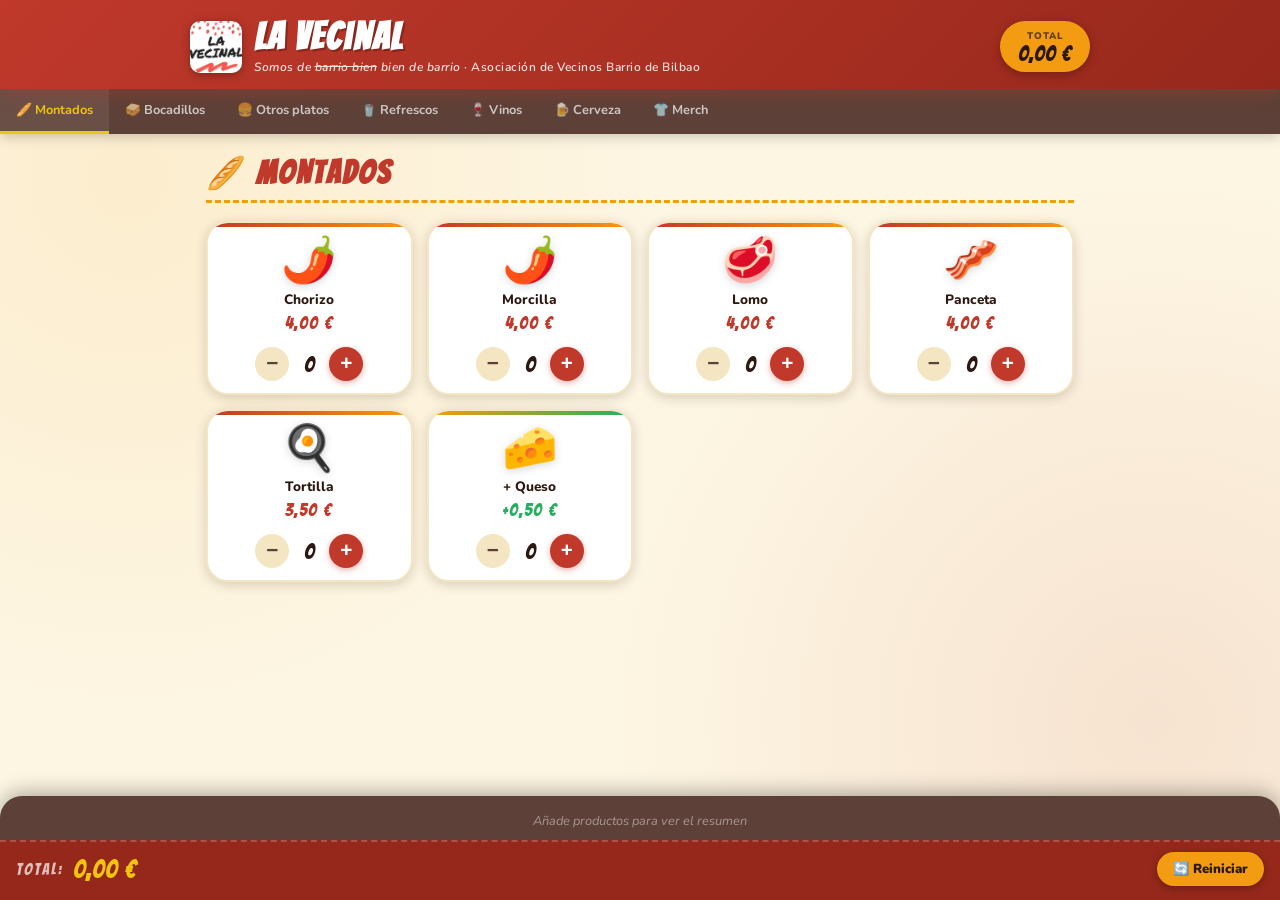
<file: index.html>
<!DOCTYPE html>
<html lang="es">
<head>
  <meta charset="UTF-8" />
  <meta name="viewport" content="width=device-width, initial-scale=1.0" />
  <meta name="theme-color" content="#c0392b" />
  <meta name="description" content="Caseta de La Vecinal — Carta y Calculadora de precios" />
  <title>La Vecinal 🎉</title>
  <!-- Favicon emoji 🎉 — funciona en todos los navegadores modernos -->
  <link rel="icon" href="data:image/svg+xml,<svg xmlns='http://www.w3.org/2000/svg' viewBox='0 0 100 100'><text y='.9em' font-size='90'>🎉</text></svg>" />
  <link rel="manifest" href="manifest.json" />
  <link rel="stylesheet" href="style.css" />
  <link rel="preconnect" href="https://fonts.googleapis.com" />
  <link href="https://fonts.googleapis.com/css2?family=Bangers&family=Nunito:wght@400;600;700;900&display=swap" rel="stylesheet" />
</head>
<body>

  <header>
    <div class="header-inner">
      <div class="header-left">
        <img src="logo.jpg" alt="Logo La Vecinal" class="header-logo" />
        <div class="header-text">
          <h1>La Vecinal</h1>
          <p class="tagline"><i>Somos de <s>barrio bien</s> bien de barrio</i> · Asociación de Vecinos Barrio de Bilbao</p>
        </div>
      </div>
      <div class="total-badge" id="totalBadge">
        <span class="total-label">Total</span>
        <span class="total-amount" id="totalAmount">0,00 €</span>
      </div>
    </div>
  </header>

  <nav class="category-nav" id="categoryNav">
    <button class="nav-btn active" data-target="montados">🥖 Montados</button>
    <button class="nav-btn" data-target="bocadillos">🥪 Bocadillos</button>
    <button class="nav-btn" data-target="otros">🍔 Otros platos</button>
    <button class="nav-btn" data-target="refrescos">🥤 Refrescos</button>
    <button class="nav-btn" data-target="vino">🍷 Vinos</button>
    <button class="nav-btn" data-target="cerveza">🍺 Cerveza</button>
    <button class="nav-btn" data-target="merch">👕 Merch</button>
  </nav>

  <main id="mainContent">

    <!-- MONTADOS -->
    <section class="category-section active" id="montados">
      <h2 class="section-title">🥖 Montados</h2>
      <div class="products-grid">

        <div class="product-card" data-id="m-chorizo" data-price="4.00" data-name="Montado Chorizo">
          <div class="product-img">🌶️</div>
          <div class="product-info">
            <h3>Chorizo</h3>
            <span class="price">4,00 €</span>
          </div>
          <div class="product-controls">
            <button class="btn-minus" onclick="change('m-chorizo',-1)">−</button>
            <span class="qty" id="qty-m-chorizo">0</span>
            <button class="btn-plus" onclick="change('m-chorizo',1)">+</button>
          </div>
        </div>

        <div class="product-card" data-id="m-morcilla" data-price="4.00" data-name="Montado Morcilla">
          <div class="product-img">🌶️</div>
          <div class="product-info">
            <h3>Morcilla</h3>
            <span class="price">4,00 €</span>
          </div>
          <div class="product-controls">
            <button class="btn-minus" onclick="change('m-morcilla',-1)">−</button>
            <span class="qty" id="qty-m-chorizo">0</span>
            <button class="btn-plus" onclick="change('m-morcilla',1)">+</button>
          </div>
        </div>

        <div class="product-card" data-id="m-lomo" data-price="4.00" data-name="Montado Lomo">
          <div class="product-img">🥩</div>
          <div class="product-info">
            <h3>Lomo</h3>
            <span class="price">4,00 €</span>
          </div>
          <div class="product-controls">
            <button class="btn-minus" onclick="change('m-lomo',-1)">−</button>
            <span class="qty" id="qty-m-lomo">0</span>
            <button class="btn-plus" onclick="change('m-lomo',1)">+</button>
          </div>
        </div>

        <div class="product-card" data-id="m-panceta" data-price="4.00" data-name="Montado Panceta">
          <div class="product-img">🥓</div>
          <div class="product-info">
            <h3>Panceta</h3>
            <span class="price">4,00 €</span>
          </div>
          <div class="product-controls">
            <button class="btn-minus" onclick="change('m-panceta',-1)">−</button>
            <span class="qty" id="qty-m-panceta">0</span>
            <button class="btn-plus" onclick="change('m-panceta',1)">+</button>
          </div>
        </div>

        <div class="product-card" data-id="m-tortilla" data-price="3.50" data-name="Montado Tortilla">
          <div class="product-img">🍳</div>
          <div class="product-info">
            <h3>Tortilla</h3>
            <span class="price">3,50 €</span>
          </div>
          <div class="product-controls">
            <button class="btn-minus" onclick="change('m-tortilla',-1)">−</button>
            <span class="qty" id="qty-m-tortilla">0</span>
            <button class="btn-plus" onclick="change('m-tortilla',1)">+</button>
          </div>
        </div>

        <div class="product-card supplement" data-id="m-queso" data-price="0.50" data-name="Suplemento queso (montado)">
          <div class="product-img">🧀</div>
          <div class="product-info">
            <h3>+ Queso</h3>
            <span class="price">+0,50 €</span>
          </div>
          <div class="product-controls">
            <button class="btn-minus" onclick="change('m-queso',-1)">−</button>
            <span class="qty" id="qty-m-queso">0</span>
            <button class="btn-plus" onclick="change('m-queso',1)">+</button>
          </div>
        </div>

      </div>
    </section>

    <!-- BOCADILLOS -->
    <section class="category-section" id="bocadillos">
      <h2 class="section-title">🥪 Bocadillos</h2>
      <div class="products-grid">

        <div class="product-card" data-id="b-chorizo" data-price="5.00" data-name="Bocadillo Chorizo">
          <div class="product-img">🌶️</div>
          <div class="product-info">
            <h3>Chorizo</h3>
            <span class="price">5,00 €</span>
          </div>
          <div class="product-controls">
            <button class="btn-minus" onclick="change('b-chorizo',-1)">−</button>
            <span class="qty" id="qty-b-chorizo">0</span>
            <button class="btn-plus" onclick="change('b-chorizo',1)">+</button>
          </div>
        </div>

        <div class="product-card" data-id="b-morcilla" data-price="5.00" data-name="Bocadillo Morcilla">
          <div class="product-img">🌶️</div>
          <div class="product-info">
            <h3>Chorizo</h3>
            <span class="price">5,00 €</span>
          </div>
          <div class="product-controls">
            <button class="btn-minus" onclick="change('b-morcilla',-1)">−</button>
            <span class="qty" id="qty-b-chorizo">0</span>
            <button class="btn-plus" onclick="change('b-morcilla',1)">+</button>
          </div>
        </div>

        <div class="product-card" data-id="b-lomo" data-price="5.00" data-name="Bocadillo Lomo">
          <div class="product-img">🥩</div>
          <div class="product-info">
            <h3>Lomo</h3>
            <span class="price">5,00 €</span>
          </div>
          <div class="product-controls">
            <button class="btn-minus" onclick="change('b-lomo',-1)">−</button>
            <span class="qty" id="qty-b-lomo">0</span>
            <button class="btn-plus" onclick="change('b-lomo',1)">+</button>
          </div>
        </div>

        <div class="product-card" data-id="b-panceta" data-price="5.00" data-name="Bocadillo Panceta">
          <div class="product-img">🥓</div>
          <div class="product-info">
            <h3>Panceta</h3>
            <span class="price">5,00 €</span>
          </div>
          <div class="product-controls">
            <button class="btn-minus" onclick="change('b-panceta',-1)">−</button>
            <span class="qty" id="qty-b-panceta">0</span>
            <button class="btn-plus" onclick="change('b-panceta',1)">+</button>
          </div>
        </div>

        <div class="product-card" data-id="b-tortilla" data-price="4.00" data-name="Bocadillo Tortilla">
          <div class="product-img">🍳</div>
          <div class="product-info">
            <h3>Tortilla</h3>
            <span class="price">4,00 €</span>
          </div>
          <div class="product-controls">
            <button class="btn-minus" onclick="change('b-tortilla',-1)">−</button>
            <span class="qty" id="qty-b-tortilla">0</span>
            <button class="btn-plus" onclick="change('b-tortilla',1)">+</button>
          </div>
        </div>

        <div class="product-card supplement" data-id="b-queso" data-price="0.50" data-name="Suplemento queso (bocadillo)">
          <div class="product-img">🧀</div>
          <div class="product-info">
            <h3>+ Queso</h3>
            <span class="price">+0,50 €</span>
          </div>
          <div class="product-controls">
            <button class="btn-minus" onclick="change('b-queso',-1)">−</button>
            <span class="qty" id="qty-b-queso">0</span>
            <button class="btn-plus" onclick="change('b-queso',1)">+</button>
          </div>
        </div>

      </div>
    </section>

    <!-- OTROS PLATOS -->
    <section class="category-section" id="otros">
      <h2 class="section-title">🍔 Otros Platos</h2>
      <div class="products-grid">

        <div class="product-card" data-id="o-hamburguesa" data-price="5.50" data-name="Hamburguesa">
          <div class="product-img">🍔</div>
          <div class="product-info">
            <h3>Hamburguesa</h3>
            <span class="price">5,50 €</span>
          </div>
          <div class="product-controls">
            <button class="btn-minus" onclick="change('o-hamburguesa',-1)">−</button>
            <span class="qty" id="qty-o-hamburguesa">0</span>
            <button class="btn-plus" onclick="change('o-hamburguesa',1)">+</button>
          </div>
        </div>

        <div class="product-card" data-id="o-hambvegana" data-price="5.50" data-name="Hamburguesa Vegana">
          <div class="product-img">🌱</div>
          <div class="product-info">
            <h3>Hambur. Vegana</h3>
            <span class="price">5,50 €</span>
          </div>
          <div class="product-controls">
            <button class="btn-minus" onclick="change('o-hambvegana',-1)">−</button>
            <span class="qty" id="qty-o-hambvegana">0</span>
            <button class="btn-plus" onclick="change('o-hambvegana',1)">+</button>
          </div>
        </div>

        <div class="product-card" data-id="o-pincho" data-price="3.00" data-name="Pincho Moruno">
          <div class="product-img">🍢</div>
          <div class="product-info">
            <h3>Pincho Moruno</h3>
            <span class="price">3,00 €</span>
          </div>
          <div class="product-controls">
            <button class="btn-minus" onclick="change('o-pincho',-1)">−</button>
            <span class="qty" id="qty-o-pincho">0</span>
            <button class="btn-plus" onclick="change('o-pincho',1)">+</button>
          </div>
        </div>

        <div class="product-card supplement" data-id="o-queso" data-price="0.50" data-name="Suplemento queso (otros)">
          <div class="product-img">🧀</div>
          <div class="product-info">
            <h3>+ Queso</h3>
            <span class="price">+0,50 €</span>
          </div>
          <div class="product-controls">
            <button class="btn-minus" onclick="change('o-queso',-1)">−</button>
            <span class="qty" id="qty-o-queso">0</span>
            <button class="btn-plus" onclick="change('o-queso',1)">+</button>
          </div>
        </div>

      </div>
    </section>

    <!-- REFRESCOS -->
    <section class="category-section" id="refrescos">
      <h2 class="section-title">🥤 Refrescos</h2>
      <div class="products-grid">

        <div class="product-card" data-id="r-cocacola" data-price="1.50" data-name="Coca-Cola">
          <div class="product-img">🥤</div>
          <div class="product-info">
            <h3>Coca-Cola</h3>
            <span class="price">1,50 €</span>
          </div>
          <div class="product-controls">
            <button class="btn-minus" onclick="change('r-cocacola',-1)">−</button>
            <span class="qty" id="qty-r-cocacola">0</span>
            <button class="btn-plus" onclick="change('r-cocacola',1)">+</button>
          </div>
        </div>

        <div class="product-card" data-id="r-colazero" data-price="1.50" data-name="Coca-Cola Zero">
          <div class="product-img">🖤</div>
          <div class="product-info">
            <h3>Coca-Cola Zero</h3>
            <span class="price">1,50 €</span>
          </div>
          <div class="product-controls">
            <button class="btn-minus" onclick="change('r-colazero',-1)">−</button>
            <span class="qty" id="qty-r-colazero">0</span>
            <button class="btn-plus" onclick="change('r-colazero',1)">+</button>
          </div>
        </div>

        <div class="product-card" data-id="r-fanta" data-price="1.50" data-name="Fanta">
          <div class="product-img">🍊</div>
          <div class="product-info">
            <h3>Fanta</h3>
            <span class="price">1,50 €</span>
          </div>
          <div class="product-controls">
            <button class="btn-minus" onclick="change('r-fanta',-1)">−</button>
            <span class="qty" id="qty-r-fanta">0</span>
            <button class="btn-plus" onclick="change('r-fanta',1)">+</button>
          </div>
        </div>

        <div class="product-card" data-id="r-aquarius" data-price="1.50" data-name="Aquarius">
          <div class="product-img">💧</div>
          <div class="product-info">
            <h3>Aquarius</h3>
            <span class="price">1,50 €</span>
          </div>
          <div class="product-controls">
            <button class="btn-minus" onclick="change('r-aquarius',-1)">−</button>
            <span class="qty" id="qty-r-aquarius">0</span>
            <button class="btn-plus" onclick="change('r-aquarius',1)">+</button>
          </div>
        </div>

      </div>
    </section>

    <!-- VINO -->
    <section class="category-section" id="vino">
      <h2 class="section-title">🍷 Vinos y Combinados</h2>
      <div class="products-grid">

        <div class="product-card" data-id="v-tintoverano" data-price="6.00" data-name="Mini Tinto de Verano">
          <div class="product-img">🍷</div>
          <div class="product-info">
            <h3>Mini Tinto Verano</h3>
            <span class="price">6,00 €</span>
          </div>
          <div class="product-controls">
            <button class="btn-minus" onclick="change('v-tintoverano',-1)">−</button>
            <span class="qty" id="qty-v-tintoverano">0</span>
            <button class="btn-plus" onclick="change('v-tintoverano',1)">+</button>
          </div>
        </div>

        <div class="product-card" data-id="v-calimocho" data-price="6.00" data-name="Mini Calimocho">
          <div class="product-img">🍹</div>
          <div class="product-info">
            <h3>Mini Calimocho</h3>
            <span class="price">6,00 €</span>
          </div>
          <div class="product-controls">
            <button class="btn-minus" onclick="change('v-calimocho',-1)">−</button>
            <span class="qty" id="qty-v-calimocho">0</span>
            <button class="btn-plus" onclick="change('v-calimocho',1)">+</button>
          </div>
        </div>

      </div>
    </section>

    <!-- CERVEZA -->
    <section class="category-section" id="cerveza">
      <h2 class="section-title">🍺 Cerveza</h2>
      <div class="products-grid">

        <div class="product-card" data-id="c-sinalcohol" data-price="2.00" data-name="Cerveza Sin Alcohol">
          <div class="product-img">🫗</div>
          <div class="product-info">
            <h3>Sin Alcohol</h3>
            <span class="price">2,00 €</span>
          </div>
          <div class="product-controls">
            <button class="btn-minus" onclick="change('c-sinalcohol',-1)">−</button>
            <span class="qty" id="qty-c-sinalcohol">0</span>
            <button class="btn-plus" onclick="change('c-sinalcohol',1)">+</button>
          </div>
        </div>

        <div class="product-card" data-id="c-doble" data-price="3.00" data-name="Cerveza Doble">
          <div class="product-img">🍺</div>
          <div class="product-info">
            <h3>Doble</h3>
            <span class="price">3,00 €</span>
          </div>
          <div class="product-controls">
            <button class="btn-minus" onclick="change('c-doble',-1)">−</button>
            <span class="qty" id="qty-c-doble">0</span>
            <button class="btn-plus" onclick="change('c-doble',1)">+</button>
          </div>
        </div>

        <div class="product-card" data-id="c-mini" data-price="6.00" data-name="Mini Cerveza">
          <div class="product-img">🍻</div>
          <div class="product-info">
            <h3>Mini Cerveza</h3>
            <span class="price">6,00 €</span>
          </div>
          <div class="product-controls">
            <button class="btn-minus" onclick="change('c-mini',-1)">−</button>
            <span class="qty" id="qty-c-mini">0</span>
            <button class="btn-plus" onclick="change('c-mini',1)">+</button>
          </div>
        </div>

      </div>
    </section>

    <!-- MERCHANDISING -->
    <section class="category-section" id="merch">
      <h2 class="section-title">👕 Merchandising</h2>
      <div class="products-grid">

        <div class="product-card" data-id="merch-palestina" data-price="6.00" data-name="Pañuelo Palestina">
          <div class="product-img">🏳️</div>
          <div class="product-info">
            <h3>Palestina</h3>
            <span class="price">6,00 €</span>
          </div>
          <div class="product-controls">
            <button class="btn-minus" onclick="change('merch-palestina',-1)">−</button>
            <span class="qty" id="qty-merch-palestina">0</span>
            <button class="btn-plus" onclick="change('merch-palestina',1)">+</button>
          </div>
        </div>

        <div class="product-card" data-id="merch-camvecinal" data-price="12.00" data-name="Camiseta Vecinal">
          <div class="product-img">👕</div>
          <div class="product-info">
            <h3>Camiseta Vecinal</h3>
            <span class="price">12,00 €</span>
          </div>
          <div class="product-controls">
            <button class="btn-minus" onclick="change('merch-camvecinal',-1)">−</button>
            <span class="qty" id="qty-merch-camvecinal">0</span>
            <button class="btn-plus" onclick="change('merch-camvecinal',1)">+</button>
          </div>
        </div>

        <div class="product-card" data-id="merch-camsindicato" data-price="12.00" data-name="Camiseta Sindicato Inquilinos">
          <div class="product-img">✊</div>
          <div class="product-info">
            <h3>Camiseta Sindicato</h3>
            <span class="price">12,00 €</span>
          </div>
          <div class="product-controls">
            <button class="btn-minus" onclick="change('merch-camsindicato',-1)">−</button>
            <span class="qty" id="qty-merch-camsindicato">0</span>
            <button class="btn-plus" onclick="change('merch-camsindicato',1)">+</button>
          </div>
        </div>

      </div>
    </section>

  </main>

  <!-- TICKET FLOTANTE -->
  <div class="ticket-bar" id="ticketBar">
    <div class="ticket-items" id="ticketItems">
      <span class="ticket-empty">Añade productos para ver el resumen</span>
    </div>
    <div class="ticket-footer">
      <span class="ticket-total-label">TOTAL:</span>
      <span class="ticket-total-amount" id="ticketTotal">0,00 €</span>
      <button class="btn-reset" onclick="resetAll()">🔄 Reiniciar</button>
    </div>
  </div>

  <script src="script.js"></script>
</body>
</html>
</file>
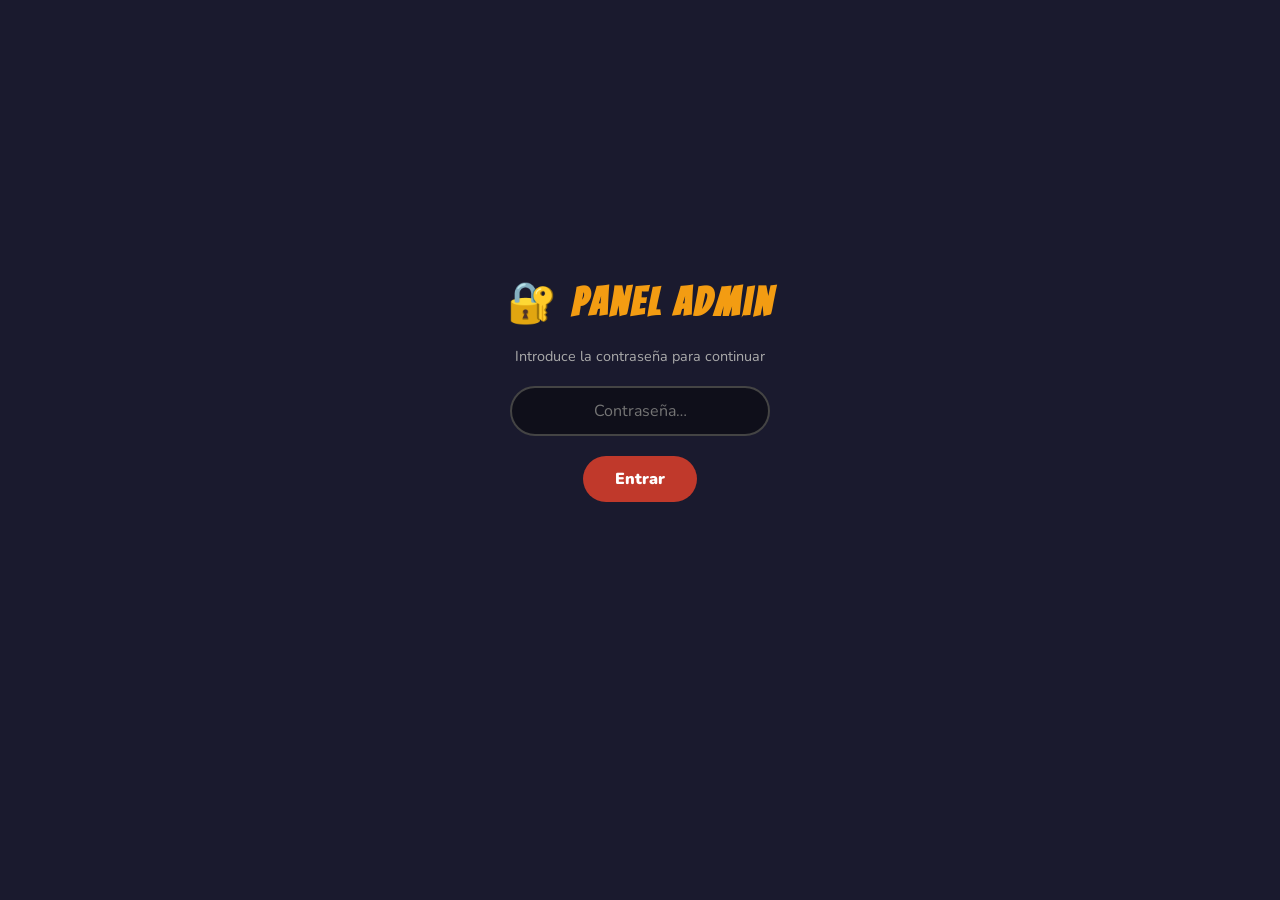
<file: admin.html>
<!DOCTYPE html>
<html lang="es">
<head>
  <meta charset="UTF-8" />
  <meta name="viewport" content="width=device-width, initial-scale=1.0" />
  <title>Panel Admin — La Vecinal</title>
  <link rel="preconnect" href="https://fonts.googleapis.com" />
  <link href="https://fonts.googleapis.com/css2?family=Bangers&family=Nunito:wght@400;600;700;900&display=swap" rel="stylesheet" />
  <style>
    :root {
      --rojo: #c0392b;
      --amarillo: #f39c12;
      --amarillo-claro: #f1c40f;
      --verde: #27ae60;
      --azul: #2980b9;
    }
    *, *::before, *::after { box-sizing: border-box; margin: 0; padding: 0; }

    body {
      font-family: 'Nunito', sans-serif;
      background: #1a1a2e;
      color: #eee;
      min-height: 100vh;
      display: flex;
      flex-direction: column;
      align-items: center;
      padding: 30px 16px 80px;
    }

    /* ── LOGIN ── */
    #loginScreen {
      display: flex; flex-direction: column; align-items: center;
      justify-content: center; min-height: 80vh; gap: 20px;
    }
    #loginScreen h1 { font-family:'Bangers',cursive; font-size:2.5rem; color:var(--amarillo); letter-spacing:3px; }
    #loginScreen p  { color:#aaa; font-size:.9rem; }
    #loginScreen input {
      padding:12px 20px; border-radius:50px; border:2px solid #444;
      background:#0f0f1a; color:white; font-size:1rem; width:260px;
      text-align:center; font-family:'Nunito',sans-serif; outline:none;
    }
    #loginScreen input:focus { border-color:var(--amarillo); }
    .btn-login {
      padding:12px 32px; border-radius:50px; border:none; background:var(--rojo);
      color:white; font-family:'Nunito',sans-serif; font-weight:900; font-size:1rem; cursor:pointer;
      transition: opacity .15s;
    }
    .btn-login:hover { opacity:.85; }
    #loginError { color:#e74c3c; font-size:.85rem; display:none; }

    /* ── PANEL ── */
    #adminPanel { display:none; width:100%; max-width:820px; }

    header { display:flex; align-items:center; justify-content:space-between; margin-bottom:24px; flex-wrap:wrap; gap:12px; }
    header h1 { font-family:'Bangers',cursive; font-size:2rem; color:var(--amarillo); letter-spacing:2px; }

    .top-actions { display:flex; gap:10px; flex-wrap:wrap; margin-bottom:22px; align-items:center; }

    /* botones */
    .btn {
      border:none; border-radius:50px; padding:10px 22px;
      font-family:'Nunito',sans-serif; font-weight:900; font-size:.88rem;
      cursor:pointer; transition:opacity .15s, transform .1s; white-space:nowrap; text-decoration:none; display:inline-block;
    }
    .btn:hover  { opacity:.85; }
    .btn:active { transform:scale(.94); }
    .btn-red    { background:var(--rojo);    color:white; box-shadow:0 3px 10px rgba(192,57,43,.4); }
    .btn-blue   { background:var(--azul);    color:white; }
    .btn-ghost  { background:#2a2a4a; color:#aaa; }
    .btn-ghost:hover { background:#3a3a5a; color:white; }
    .btn-sm { padding:5px 13px; font-size:.76rem; border-radius:50px; }

    #saveMsg { color:var(--verde); font-weight:700; font-size:.9rem; display:none; }

    /* ── CATEGORÍA ── */
    .admin-section {
      background:#16213e; border-radius:16px; padding:18px 18px 14px;
      margin-bottom:16px; border:1px solid #2a2a4a;
    }
    .section-header {
      display:flex; align-items:center; gap:10px; margin-bottom:14px;
      padding-bottom:10px; border-bottom:2px dashed #2a2a4a; flex-wrap:wrap;
    }
    .section-header-left { display:flex; align-items:center; gap:8px; flex:1; min-width:200px; }

    .cat-emoji-input {
      width:50px; padding:6px; background:#0f0f1a; border:1px solid #333;
      border-radius:8px; color:white; font-size:1.25rem; text-align:center;
      font-family:'Nunito',sans-serif; outline:none;
    }
    .cat-name-input {
      flex:1; padding:8px 12px; background:#0f0f1a; border:1px solid #333;
      border-radius:8px; color:white; font-family:'Nunito',sans-serif;
      font-size:.95rem; font-weight:700; outline:none;
    }
    .cat-emoji-input:focus, .cat-name-input:focus { border-color:var(--amarillo); }

    .section-actions { display:flex; gap:6px; flex-wrap:wrap; }
    .btn-move {
      background:#2a2a4a; border:none; color:#aaa; border-radius:50px;
      padding:5px 12px; cursor:pointer; font-size:.8rem; font-weight:800;
      transition:background .15s;
    }
    .btn-move:hover { background:#3a3a5a; color:white; }
    .btn-del-cat {
      background:#3a0d0d; border:1px solid #6b1818; color:#ff8a8a;
      border-radius:50px; padding:5px 13px; cursor:pointer;
      font-size:.78rem; font-weight:800; transition:background .15s;
    }
    .btn-del-cat:hover { background:#5a1010; }

    /* ── PRODUCTO ── */
    .product-row {
      display:grid; grid-template-columns:2fr 90px 52px auto;
      gap:8px; align-items:center; margin-bottom:8px;
      background:#0f0f1a; border-radius:10px; padding:8px 10px;
    }
    .field-group label { font-size:.68rem; color:#777; display:block; margin-bottom:2px; }
    .field-group input {
      width:100%; padding:6px 8px; border-radius:7px; border:1px solid #2a2a4a;
      background:#1a1a2e; color:white; font-family:'Nunito',sans-serif;
      font-size:.85rem; outline:none; transition:border-color .15s;
    }
    .field-group input:focus { border-color:var(--amarillo); }

    .btn-del-product {
      background:none; border:1px solid #5a1a1a; color:#e74c3c;
      border-radius:8px; padding:5px 9px; cursor:pointer; font-size:.8rem;
      transition:background .15s;
    }
    .btn-del-product:hover { background:rgba(231,76,60,.15); }

    .btn-add-product {
      background:none; border:2px dashed #2a2a4a; color:#555;
      border-radius:9px; padding:7px 14px; cursor:pointer;
      font-family:'Nunito',sans-serif; font-weight:700; font-size:.8rem;
      transition:all .15s; width:100%; margin-top:6px;
    }
    .btn-add-product:hover { border-color:var(--amarillo); color:var(--amarillo); }

    /* ── EXPORT ── */
    #exportNotice {
      background:#0f3460; border:1px solid #1a6ca8; border-radius:12px;
      padding:14px 18px; font-size:.83rem; line-height:1.65; color:#aad4f5;
      margin-bottom:22px; display:none;
    }
    #exportNotice code {
      background:#0a2540; padding:2px 6px; border-radius:4px;
      font-family:monospace; font-size:.8rem;
    }
    #exportNotice pre {
      background:#0a2540; border-radius:8px; padding:12px; margin-top:10px;
      overflow-x:auto; font-size:.7rem; color:#7ec8e3;
      white-space:pre-wrap; word-break:break-all; max-height:280px;
    }

    @media (max-width:520px) {
      .product-row { grid-template-columns:1fr 80px auto; }
      .product-row .field-group:nth-child(3) { display:none; }
    }
  </style>
</head>
<body>

<!-- ── LOGIN ── -->
<div id="loginScreen">
  <h1>🔐 Panel Admin</h1>
  <p>Introduce la contraseña para continuar</p>
  <input type="password" id="passwordInput" placeholder="Contraseña…"
    onkeydown="if(event.key==='Enter') checkPassword()" />
  <button class="btn-login" onclick="checkPassword()">Entrar</button>
  <span id="loginError">Contraseña incorrecta</span>
</div>

<!-- ── PANEL ── -->
<div id="adminPanel">
  <header>
    <h1>⚙️ Panel — La Vecinal</h1>
    <a class="btn btn-ghost" href="index.html">← Ver carta</a>
  </header>

  <div class="top-actions">
    <button class="btn btn-red"  onclick="saveAndExport()">💾 Guardar y exportar código</button>
    <button class="btn btn-blue" onclick="addCategory()">＋ Nueva categoría</button>
    <span id="saveMsg">✓ ¡Exportado!</span>
  </div>

  <div id="exportNotice"></div>
  <div id="categoriesContainer"></div>
</div>

<script>
// ─── CONTRASEÑA — cámbiala antes de subir ─────────────────
const ADMIN_PASSWORD = 'caseta2026';

function checkPassword() {
  if (document.getElementById('passwordInput').value === ADMIN_PASSWORD) {
    document.getElementById('loginScreen').style.display = 'none';
    document.getElementById('adminPanel').style.display  = 'block';
    initAdmin();
  } else {
    document.getElementById('loginError').style.display = 'block';
  }
}

// ─── DATOS ────────────────────────────────────────────────
let categories = [
  {
    id:'montados', emoji:'🥖', label:'Montados',
    products:[
      {id:'m-chorizo',  name:'Montado Chorizo',            price:4.00, emoji:'🌶️'},
      {id:'m-morcilla',  name:'Montado Morcilla',          price:4.00, emoji:'🌶️'}
      {id:'m-lomo',     name:'Montado Lomo',               price:4.00, emoji:'🥩'},
      {id:'m-panceta',  name:'Montado Panceta',            price:4.00, emoji:'🥓'},
      {id:'m-tortilla', name:'Montado Tortilla',           price:3.50, emoji:'🍳'},
      {id:'m-queso',    name:'Suplemento queso (montado)', price:0.50, emoji:'🧀'},
    ]
  },
  {
    id:'bocadillos', emoji:'🥪', label:'Bocadillos',
    products:[
      {id:'b-chorizo',  name:'Bocadillo Chorizo',            price:5.00, emoji:'🌶️'},
      {id:'b-morcilla', name:'Bocadillo Morcilla',           price:5.00, emoji:'🌶️'},
      {id:'b-lomo',     name:'Bocadillo Lomo',               price:5.00, emoji:'🥩'},
      {id:'b-panceta',  name:'Bocadillo Panceta',            price:5.00, emoji:'🥓'},
      {id:'b-tortilla', name:'Bocadillo Tortilla',           price:4.00, emoji:'🍳'},
      {id:'b-queso',    name:'Suplemento queso (bocadillo)', price:0.50, emoji:'🧀'},
    ]
  },
  {
    id:'otros', emoji:'🍔', label:'Otros Platos',
    products:[
      {id:'o-hamburguesa', name:'Hamburguesa',              price:5.50, emoji:'🍔'},
      {id:'o-hambvegana',  name:'Hamburguesa Vegana',       price:5.50, emoji:'🌱'},
      {id:'o-pincho',      name:'Pincho Moruno',            price:3.00, emoji:'🍢'},
      {id:'o-queso',       name:'Suplemento queso (otros)', price:0.50, emoji:'🧀'},
    ]
  },
  {
    id:'refrescos', emoji:'🥤', label:'Refrescos',
    products:[
      {id:'r-cocacola', name:'Coca-Cola',      price:1.50, emoji:'🥤'},
      {id:'r-colazero', name:'Coca-Cola Zero', price:1.50, emoji:'🖤'},
      {id:'r-fanta',    name:'Fanta',          price:1.50, emoji:'🍊'},
      {id:'r-aquarius', name:'Aquarius',       price:1.50, emoji:'💧'},
    ]
  },
  {
    id:'vino', emoji:'🍷', label:'Vinos',
    products:[
      {id:'v-tintoverano', name:'Mini Tinto de Verano', price:6.00, emoji:'🍷'},
      {id:'v-calimocho',   name:'Mini Calimocho',       price:6.00, emoji:'🍹'},
    ]
  },
  {
    id:'cerveza', emoji:'🍺', label:'Cerveza',
    products:[
      {id:'c-sinalcohol', name:'Cerveza Sin Alcohol', price:2.00, emoji:'🫗'},
      {id:'c-doble',      name:'Cerveza Doble',       price:3.00, emoji:'🍺'},
      {id:'c-mini',       name:'Mini Cerveza',        price:6.00, emoji:'🍻'},
    ]
  },
  {
    id:'merch', emoji:'👕', label:'Merchandising',
    products:[
      {id:'merch-palestina',    name:'Palestina',                     price:6.00,  emoji:'🏳️'},
      {id:'merch-camvecinal',   name:'Camiseta Vecinal',              price:12.00, emoji:'👕'},
      {id:'merch-camsindicato', name:'Camiseta Sindicato Inquilinos', price:12.00, emoji:'✊'},
    ]
  },
];

// ─── RENDER ───────────────────────────────────────────────
function initAdmin() { renderAll(); }

function renderAll() {
  const container = document.getElementById('categoriesContainer');
  container.innerHTML = '';
  categories.forEach((cat, ci) => {
    const section = document.createElement('div');
    section.className = 'admin-section';

    section.innerHTML = `
      <div class="section-header">
        <div class="section-header-left">
          <input class="cat-emoji-input" type="text" maxlength="4"
            value="${escAttr(cat.emoji)}"
            oninput="categories[${ci}].emoji=this.value" title="Emoji" />
          <input class="cat-name-input" type="text"
            value="${escAttr(cat.label)}"
            oninput="categories[${ci}].label=this.value" placeholder="Nombre de la categoría" />
        </div>
        <div class="section-actions">
          <button class="btn-move" onclick="moveCat(${ci},-1)" title="Subir">↑</button>
          <button class="btn-move" onclick="moveCat(${ci},1)"  title="Bajar">↓</button>
          <button class="btn-del-cat" onclick="deleteCat(${ci})">✕ Eliminar categoría</button>
        </div>
      </div>
      <div class="products-list" id="plist-${ci}"></div>
      <button class="btn-add-product" onclick="addProduct(${ci})">＋ Añadir producto</button>
    `;

    container.appendChild(section);
    cat.products.forEach((_, pi) => appendProductRow(ci, pi));
  });
}

function appendProductRow(ci, pi) {
  const list = document.getElementById(`plist-${ci}`);
  if (!list) return;
  const p = categories[ci].products[pi];
  const row = document.createElement('div');
  row.className = 'product-row';
  row.innerHTML = `
    <div class="field-group">
      <label>Nombre</label>
      <input type="text" value="${escAttr(p.name)}"
        oninput="categories[${ci}].products[${pi}].name=this.value" />
    </div>
    <div class="field-group">
      <label>Precio (€)</label>
      <input type="number" step="0.01" min="0" value="${p.price}"
        oninput="categories[${ci}].products[${pi}].price=parseFloat(this.value)||0" />
    </div>
    <div class="field-group">
      <label>Emoji</label>
      <input type="text" maxlength="4" value="${escAttr(p.emoji)}"
        oninput="categories[${ci}].products[${pi}].emoji=this.value" />
    </div>
    <button class="btn-del-product" onclick="delProduct(${ci},${pi})" title="Eliminar">✕</button>
  `;
  list.appendChild(row);
}

// ─── ACCIONES ─────────────────────────────────────────────
function addCategory() {
  categories.push({ id:'cat'+Date.now(), emoji:'🆕', label:'Nueva categoría', products:[] });
  renderAll();
  window.scrollTo({ top:document.body.scrollHeight, behavior:'smooth' });
}

function deleteCat(ci) {
  if (!confirm(`¿Eliminar la categoría "${categories[ci].label}" y todos sus productos?`)) return;
  categories.splice(ci, 1);
  renderAll();
}

function moveCat(ci, dir) {
  const t = ci + dir;
  if (t < 0 || t >= categories.length) return;
  [categories[ci], categories[t]] = [categories[t], categories[ci]];
  renderAll();
}

function addProduct(ci) {
  categories[ci].products.push({ id:'p'+Date.now(), name:'Nuevo producto', price:0.00, emoji:'🆕' });
  const pi = categories[ci].products.length - 1;
  appendProductRow(ci, pi);
}

function delProduct(ci, pi) {
  if (!confirm(`¿Eliminar "${categories[ci].products[pi].name}"?`)) return;
  categories[ci].products.splice(pi, 1);
  renderAll();
}

// ─── EXPORTAR ─────────────────────────────────────────────
function saveAndExport() {
  let navHTML = '';
  let mainHTML = '';

  categories.forEach((cat, ci) => {
    const fullLabel = cat.emoji + ' ' + cat.label;
    navHTML += `    <button class="nav-btn${ci===0?' active':''}" data-target="${cat.id}">${escHTML(fullLabel)}</button>\n`;

    let cards = '';
    cat.products.forEach(p => {
      const isSupp = p.price < 1;
      const priceStr = p.price.toLocaleString('es-ES', {minimumFractionDigits:2}) + ' €';
      const priceDisp = (isSupp ? '+' : '') + priceStr;
      cards += `
        <div class="product-card${isSupp?' supplement':''}" data-id="${p.id}" data-price="${p.price.toFixed(2)}" data-name="${escAttr(p.name)}">
          <div class="product-img">${p.emoji}</div>
          <div class="product-info">
            <h3>${escHTML(p.name)}</h3>
            <span class="price">${priceDisp}</span>
          </div>
          <div class="product-controls">
            <button class="btn-minus" onclick="change('${p.id}',-1)">−</button>
            <span class="qty" id="qty-${p.id}">0</span>
            <button class="btn-plus" onclick="change('${p.id}',1)">+</button>
          </div>
        </div>`;
    });

    mainHTML += `
    <section class="category-section${ci===0?' active':''}" id="${cat.id}">
      <h2 class="section-title">${escHTML(fullLabel)}</h2>
      <div class="products-grid">${cards}
      </div>
    </section>`;
  });

  const code = `<!-- ═══ NAV: reemplaza el <nav class="category-nav"> ═══ -->
<nav class="category-nav" id="categoryNav">
${navHTML}</nav>

<!-- ═══ MAIN: reemplaza el <main id="mainContent"> ═══ -->
<main id="mainContent">
${mainHTML}
</main>`;

  const notice = document.getElementById('exportNotice');
  notice.style.display = 'block';
  notice.innerHTML = `
    <strong>📋 Código listo para copiar</strong><br><br>
    Abre <code>index.html</code> y reemplaza:<br>
    &nbsp;• <code>&lt;nav class="category-nav"&gt;…&lt;/nav&gt;</code><br>
    &nbsp;• <code>&lt;main id="mainContent"&gt;…&lt;/main&gt;</code><br><br>
    <em>Recuerda también actualizar el array <code>categories</code> dentro de este <code>admin.html</code>
    para que recuerde los cambios la próxima vez que lo abras.</em>
    <pre id="exportCode">${escHTML(code)}</pre>
    <button onclick="copyCode()" style="background:var(--verde);border:none;color:white;padding:8px 18px;border-radius:50px;cursor:pointer;font-weight:800;margin-top:8px;">📋 Copiar todo</button>
  `;

  const msg = document.getElementById('saveMsg');
  msg.style.display = 'inline';
  setTimeout(() => msg.style.display = 'none', 2500);
  notice.scrollIntoView({ behavior:'smooth', block:'start' });
}

function copyCode() {
  const el = document.getElementById('exportCode');
  if (el) navigator.clipboard.writeText(el.innerText).catch(() => {});
}

function escHTML(s) {
  return String(s).replace(/&/g,'&amp;').replace(/</g,'&lt;').replace(/>/g,'&gt;').replace(/"/g,'&quot;');
}
function escAttr(s) { return String(s).replace(/"/g,'&quot;').replace(/</g,'&lt;'); }
</script>
</body>
</html>
</file>
<file: style.css>
/* ============================================
   CASETA VECINAL — Estilos principales
   ============================================ */

:root {
  --rojo:       #c0392b;
  --rojo-oscuro:#96281b;
  --rojo-claro: #e74c3c;
  --amarillo:   #f39c12;
  --amarillo-claro: #f1c40f;
  --crema:      #fdf6e3;
  --crema-oscura:#f5e6c3;
  --marron:     #5d4037;
  --marron-claro:#8d6e63;
  --verde:      #27ae60;
  --texto:      #2c1810;
  --sombra:     rgba(44,24,16,0.18);
  --radio:      14px;
  --radio-grande:22px;
}

*, *::before, *::after { box-sizing: border-box; margin: 0; padding: 0; }

html { scroll-behavior: smooth; }

body {
  font-family: 'Nunito', sans-serif;
  background: var(--crema);
  color: var(--texto);
  min-height: 100vh;
  padding-bottom: 200px;
  background-image:
    radial-gradient(circle at 10% 20%, rgba(243,156,18,0.10) 0%, transparent 40%),
    radial-gradient(circle at 90% 80%, rgba(192,57,43,0.10) 0%, transparent 40%);
}

/* ── HEADER ─────────────────────────── */
header {
  background: linear-gradient(135deg, var(--rojo) 0%, var(--rojo-oscuro) 100%);
  color: white;
  padding: 18px 20px 14px;
  position: sticky;
  top: 0;
  z-index: 100;
  box-shadow: 0 4px 16px rgba(192,57,43,0.35);
}

.header-inner {
  max-width: 900px;
  margin: 0 auto;
  display: flex;
  align-items: center;
  justify-content: space-between;
  gap: 12px;
}

.header-left {
  display: flex;
  align-items: center;
  gap: 12px;
  flex: 1;
  min-width: 0;
}

/* Logo real (imagen) */
.header-logo {
  height: 52px;
  width: 52px;
  object-fit: contain;
  border-radius: 10px;
  flex-shrink: 0;
  filter: drop-shadow(0 2px 4px rgba(0,0,0,0.3));
}

/* Placeholder emoji mientras no hay logo */
.header-logo-placeholder {
  font-size: 2.4rem;
  line-height: 1;
  flex-shrink: 0;
  filter: drop-shadow(0 2px 4px rgba(0,0,0,0.2));
}

header h1 {
  font-family: 'Bangers', cursive;
  font-size: clamp(1.6rem, 5vw, 2.4rem);
  letter-spacing: 2px;
  line-height: 1;
  text-shadow: 2px 2px 0 rgba(0,0,0,0.25);
}

.tagline {
  font-size: 0.75rem;
  opacity: 0.85;
  font-weight: 600;
  letter-spacing: 0.5px;
  margin-top: 3px;
}

.total-badge {
  background: var(--amarillo);
  color: var(--texto);
  border-radius: 50px;
  padding: 8px 16px;
  display: flex;
  flex-direction: column;
  align-items: center;
  min-width: 90px;
  box-shadow: 0 3px 10px rgba(0,0,0,0.25);
  flex-shrink: 0;
}

.total-label {
  font-size: 0.6rem;
  font-weight: 900;
  text-transform: uppercase;
  letter-spacing: 1px;
  opacity: 0.7;
}

.total-amount {
  font-family: 'Bangers', cursive;
  font-size: 1.4rem;
  letter-spacing: 1px;
  line-height: 1;
  transition: transform 0.15s, color 0.15s;
}

.total-amount.bump {
  transform: scale(1.2);
  color: var(--rojo);
}

/* ── NAV CATEGORÍAS ─────────────────── */
.category-nav {
  background: var(--marron);
  display: flex;
  overflow-x: auto;
  gap: 0;
  scrollbar-width: none;
  position: sticky;
  top: 74px;
  z-index: 90;
  box-shadow: 0 3px 12px rgba(0,0,0,0.2);
}

.category-nav::-webkit-scrollbar { display: none; }

.nav-btn {
  background: none;
  border: none;
  color: rgba(255,255,255,0.7);
  font-family: 'Nunito', sans-serif;
  font-size: 0.8rem;
  font-weight: 700;
  padding: 12px 16px;
  cursor: pointer;
  white-space: nowrap;
  transition: all 0.2s;
  border-bottom: 3px solid transparent;
  flex-shrink: 0;
}

.nav-btn:hover {
  color: white;
  background: rgba(255,255,255,0.08);
}

.nav-btn.active {
  color: var(--amarillo-claro);
  border-bottom-color: var(--amarillo-claro);
  background: rgba(255,255,255,0.08);
}

/* ── MAIN / SECCIONES ───────────────── */
main {
  max-width: 900px;
  margin: 0 auto;
  padding: 20px 16px 0;
}

.category-section {
  display: none;
  animation: fadeUp 0.3s ease both;
}

.category-section.active { display: block; }

@keyframes fadeUp {
  from { opacity: 0; transform: translateY(12px); }
  to   { opacity: 1; transform: translateY(0); }
}

.section-title {
  font-family: 'Bangers', cursive;
  font-size: 2rem;
  color: var(--rojo);
  letter-spacing: 2px;
  margin-bottom: 18px;
  padding-bottom: 8px;
  border-bottom: 3px dashed var(--amarillo);
}

/* ── GRID DE PRODUCTOS ──────────────── */
.products-grid {
  display: grid;
  grid-template-columns: repeat(auto-fill, minmax(160px, 1fr));
  gap: 14px;
  margin-bottom: 24px;
}

/* ── TARJETA DE PRODUCTO ────────────── */
.product-card {
  background: white;
  border-radius: var(--radio-grande);
  padding: 16px 12px 12px;
  display: flex;
  flex-direction: column;
  align-items: center;
  gap: 8px;
  box-shadow: 0 3px 12px var(--sombra);
  border: 2px solid var(--crema-oscura);
  transition: transform 0.18s, box-shadow 0.18s;
  position: relative;
  overflow: hidden;
}

.product-card::before {
  content: '';
  position: absolute;
  top: 0; left: 0; right: 0;
  height: 4px;
  background: linear-gradient(90deg, var(--rojo), var(--amarillo));
}

.product-card.supplement::before {
  background: linear-gradient(90deg, var(--amarillo), var(--verde));
}

.product-card:hover {
  transform: translateY(-3px);
  box-shadow: 0 8px 24px var(--sombra);
}

.product-card.has-items {
  border-color: var(--rojo-claro);
  background: #fff9f9;
}

.product-img {
  font-size: 2.8rem;
  line-height: 1;
  filter: drop-shadow(0 2px 4px rgba(0,0,0,0.15));
}

.product-info {
  text-align: center;
}

.product-info h3 {
  font-size: 0.85rem;
  font-weight: 800;
  color: var(--texto);
  line-height: 1.2;
}

.price {
  display: inline-block;
  margin-top: 4px;
  font-family: 'Bangers', cursive;
  font-size: 1.15rem;
  letter-spacing: 1px;
  color: var(--rojo);
}

.supplement .price { color: var(--verde); }

/* ── CONTROLES +/- ──────────────────── */
.product-controls {
  display: flex;
  align-items: center;
  gap: 6px;
  margin-top: 4px;
}

.btn-minus, .btn-plus {
  width: 34px;
  height: 34px;
  border-radius: 50%;
  border: none;
  font-size: 1.3rem;
  line-height: 1;
  cursor: pointer;
  font-weight: 900;
  transition: transform 0.12s, background 0.12s;
  display: flex;
  align-items: center;
  justify-content: center;
}

.btn-minus {
  background: var(--crema-oscura);
  color: var(--marron);
}

.btn-plus {
  background: var(--rojo);
  color: white;
  box-shadow: 0 2px 6px rgba(192,57,43,0.4);
}

.btn-minus:hover { background: #e8d5b0; transform: scale(1.1); }
.btn-plus:hover  { background: var(--rojo-claro); transform: scale(1.1); }
.btn-minus:active, .btn-plus:active { transform: scale(0.92); }

.qty {
  font-family: 'Bangers', cursive;
  font-size: 1.4rem;
  min-width: 28px;
  text-align: center;
  color: var(--texto);
  transition: transform 0.12s;
}

.qty.bump { transform: scale(1.4); }

/* ── TICKET FLOTANTE ────────────────── */
.ticket-bar {
  position: fixed;
  bottom: 0; left: 0; right: 0;
  background: var(--marron);
  color: white;
  z-index: 200;
  box-shadow: 0 -4px 20px rgba(0,0,0,0.3);
  max-height: 55vh;
  display: flex;
  flex-direction: column;
  border-radius: var(--radio-grande) var(--radio-grande) 0 0;
}

.ticket-items {
  flex: 1;
  overflow-y: auto;
  padding: 12px 16px 6px;
  display: flex;
  flex-direction: column;
  gap: 4px;
  scrollbar-width: thin;
  scrollbar-color: rgba(255,255,255,0.2) transparent;
}

.ticket-empty {
  color: rgba(255,255,255,0.45);
  font-size: 0.8rem;
  text-align: center;
  padding: 4px 0;
  font-style: italic;
}

.ticket-line {
  display: flex;
  justify-content: space-between;
  align-items: center;
  font-size: 0.82rem;
  font-weight: 600;
  padding: 2px 0;
  border-bottom: 1px solid rgba(255,255,255,0.08);
  animation: fadeUp 0.2s ease;
}

.ticket-line-name { flex: 1; color: rgba(255,255,255,0.9); }
.ticket-line-qty  { color: var(--amarillo-claro); font-weight: 800; margin: 0 10px; }
.ticket-line-sub  { color: white; font-family: 'Bangers', cursive; font-size: 1rem; letter-spacing: 0.5px; }

.ticket-footer {
  display: flex;
  align-items: center;
  gap: 10px;
  padding: 10px 16px 14px;
  border-top: 2px dashed rgba(255,255,255,0.2);
  background: var(--rojo-oscuro);
  border-radius: 0;
}

.ticket-total-label {
  font-family: 'Bangers', cursive;
  font-size: 1rem;
  letter-spacing: 2px;
  color: rgba(255,255,255,0.7);
}

.ticket-total-amount {
  font-family: 'Bangers', cursive;
  font-size: 1.6rem;
  letter-spacing: 1px;
  color: var(--amarillo-claro);
  flex: 1;
  transition: transform 0.15s;
}

.ticket-total-amount.bump { transform: scale(1.15); }

.btn-reset {
  background: var(--amarillo);
  color: var(--texto);
  border: none;
  border-radius: 50px;
  padding: 8px 16px;
  font-family: 'Nunito', sans-serif;
  font-weight: 900;
  font-size: 0.82rem;
  cursor: pointer;
  transition: background 0.15s, transform 0.1s;
  white-space: nowrap;
  box-shadow: 0 2px 8px rgba(0,0,0,0.3);
}

.btn-reset:hover  { background: var(--amarillo-claro); }
.btn-reset:active { transform: scale(0.94); }

/* ── RESPONSIVE ─────────────────────── */
@media (max-width: 480px) {
  .products-grid {
    grid-template-columns: repeat(2, 1fr);
    gap: 10px;
  }

  .product-card { padding: 12px 8px 10px; }
  .product-img  { font-size: 2.2rem; }

  .nav-btn { padding: 10px 12px; font-size: 0.72rem; }
}

@media (min-width: 600px) {
  .products-grid { grid-template-columns: repeat(auto-fill, minmax(180px, 1fr)); }
}
</file>
